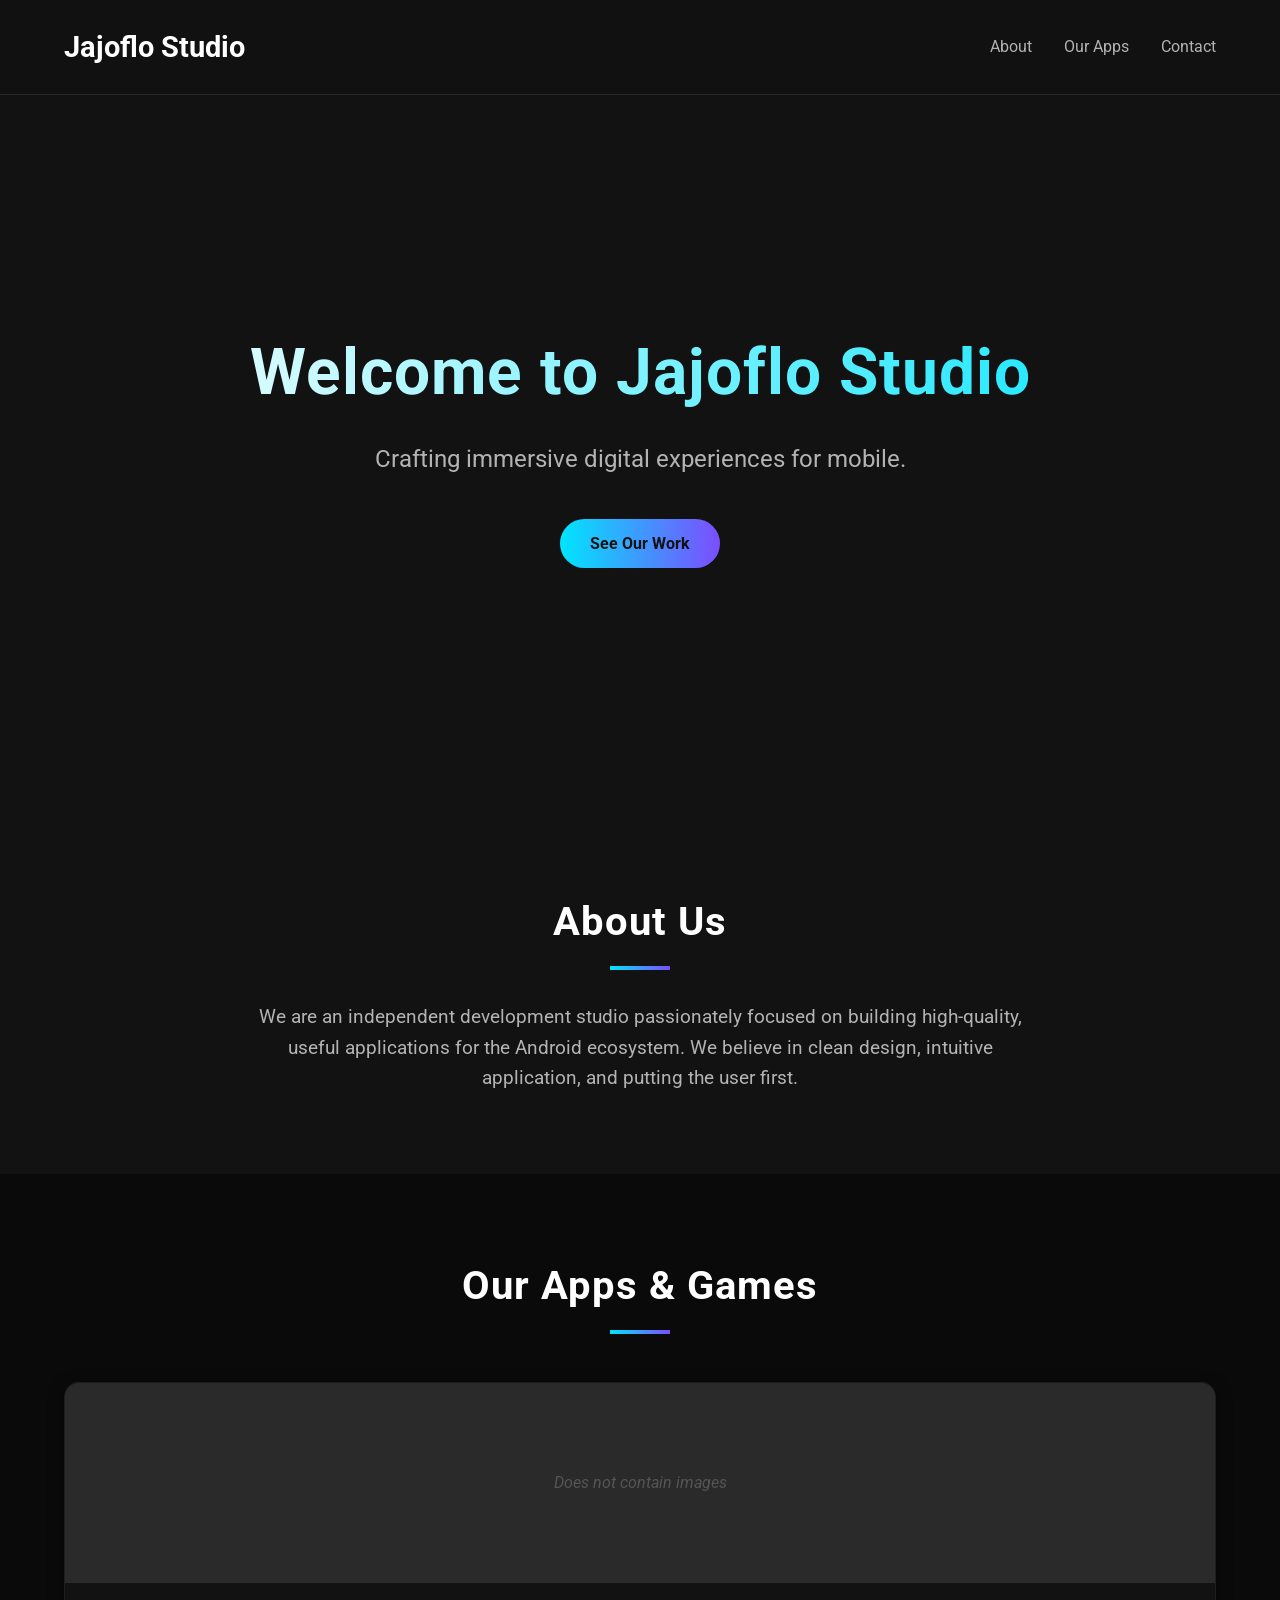
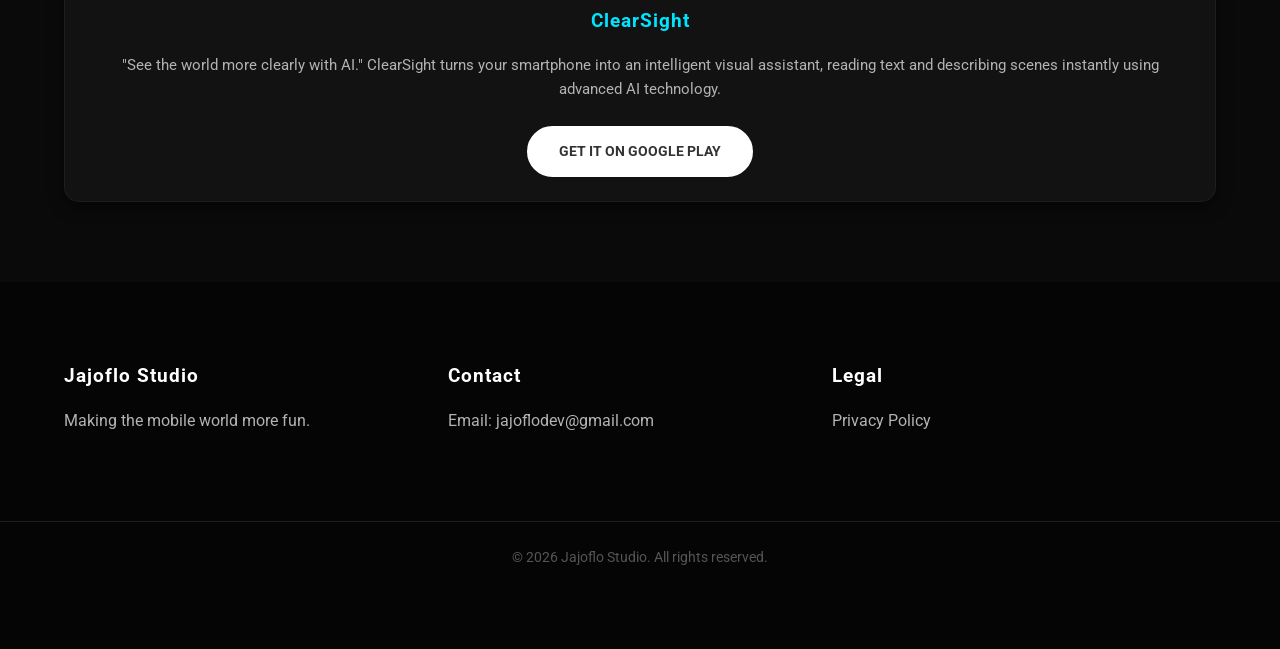
<file: index.html>
<!DOCTYPE html>
<html lang="en">
<head>
    <meta charset="UTF-8">
    <meta name="viewport" content="width=device-width, initial-scale=1.0">
    <meta name="description" content="Official developer website for Jajoflo Studio. Creating immersive mobile applications.">
    <meta name="google-site-verification" content="UdFqy5R07XMQqZrL9nAO2Ha4EdHP5eLOPot5ZQhtu1E" />
    <title>Jajoflo Studio | Mobile App Developer</title>
    <link rel="stylesheet" href="style.css">
    <link href="https://fonts.googleapis.com/css2?family=Roboto:wght@300;400;700&display=swap" rel="stylesheet">
</head>
<body>

    <nav class="navbar">
        <div class="container nav-container">
            <a href="#" class="logo">Jajoflo Studio</a>
            <ul class="nav-links">
                <li><a href="#about">About</a></li>
                <li><a href="#games">Our Apps</a></li>
                <li><a href="#contact">Contact</a></li>
            </ul>
        </div>
    </nav>

    <header class="hero">
        <div class="container hero-content">
            <h1>Welcome to Jajoflo Studio</h1>
            <p class="tagline">Crafting immersive digital experiences for mobile.</p>
            <a href="#games" class="btn btn-primary">See Our Work</a>
        </div>
    </header>

    <section id="about" class="section-padding">
        <div class="container">
            <h2 class="section-title">About Us</h2>
            <p class="section-lead">
                We are an independent development studio passionately focused on building high-quality, useful applications for the Android ecosystem. We believe in clean design, intuitive application, and putting the user first.
            </p>
        </div>
    </section>

    <section id="games" class="section-padding bg-darker">
        <div class="container">
            <h2 class="section-title">Our Apps & Games</h2>
            <div class="games-grid">
                
                <div class="game-card">
                    <div class="game-image placeholder-image">Does not contain images</div>
                    <div class="game-info">
                        <h3>ClearSight</h3>
                        <p>"See the world more clearly with AI."
ClearSight turns your smartphone into an intelligent visual assistant, reading text and describing scenes instantly using advanced AI technology.</p>
                        <a href="https://play.google.com/store/apps/details?id=com.clearsight.app" target="_blank" class="btn btn-playstore">
                            Get it on Google Play
                        </a>
                    </div>
                </div>
        </div>
    </section>

    <footer id="contact" class="section-padding">
        <div class="container footer-content">
            <div class="footer-col">
                <h3>Jajoflo Studio</h3>
                <p>Making the mobile world more fun.</p>
            </div>
            <div class="footer-col">
                <h3>Contact</h3>
                <p>Email: jajoflodev@gmail.com</p> 
            </div>
            <div class="footer-col">
                <h3>Legal</h3>
                <a href="privacy.html">Privacy Policy</a>
            </div>
        </div>
        <div class="copyright">
            <p>&copy; <span id="year"></span> Jajoflo Studio. All rights reserved.</p>
        </div>
    </footer>

    <script>
        // Update copyright year
        document.getElementById('year').textContent = new Date().getFullYear();

        // Smooth scrolling for navigation links
        document.querySelectorAll('a[href^="#"]').forEach(anchor => {
            anchor.addEventListener('click', function (e) {
                e.preventDefault();
                document.querySelector(this.getAttribute('href')).scrollIntoView({
                    behavior: 'smooth'
                });
            });
        });
    </script>

</body>
</html>
</file>
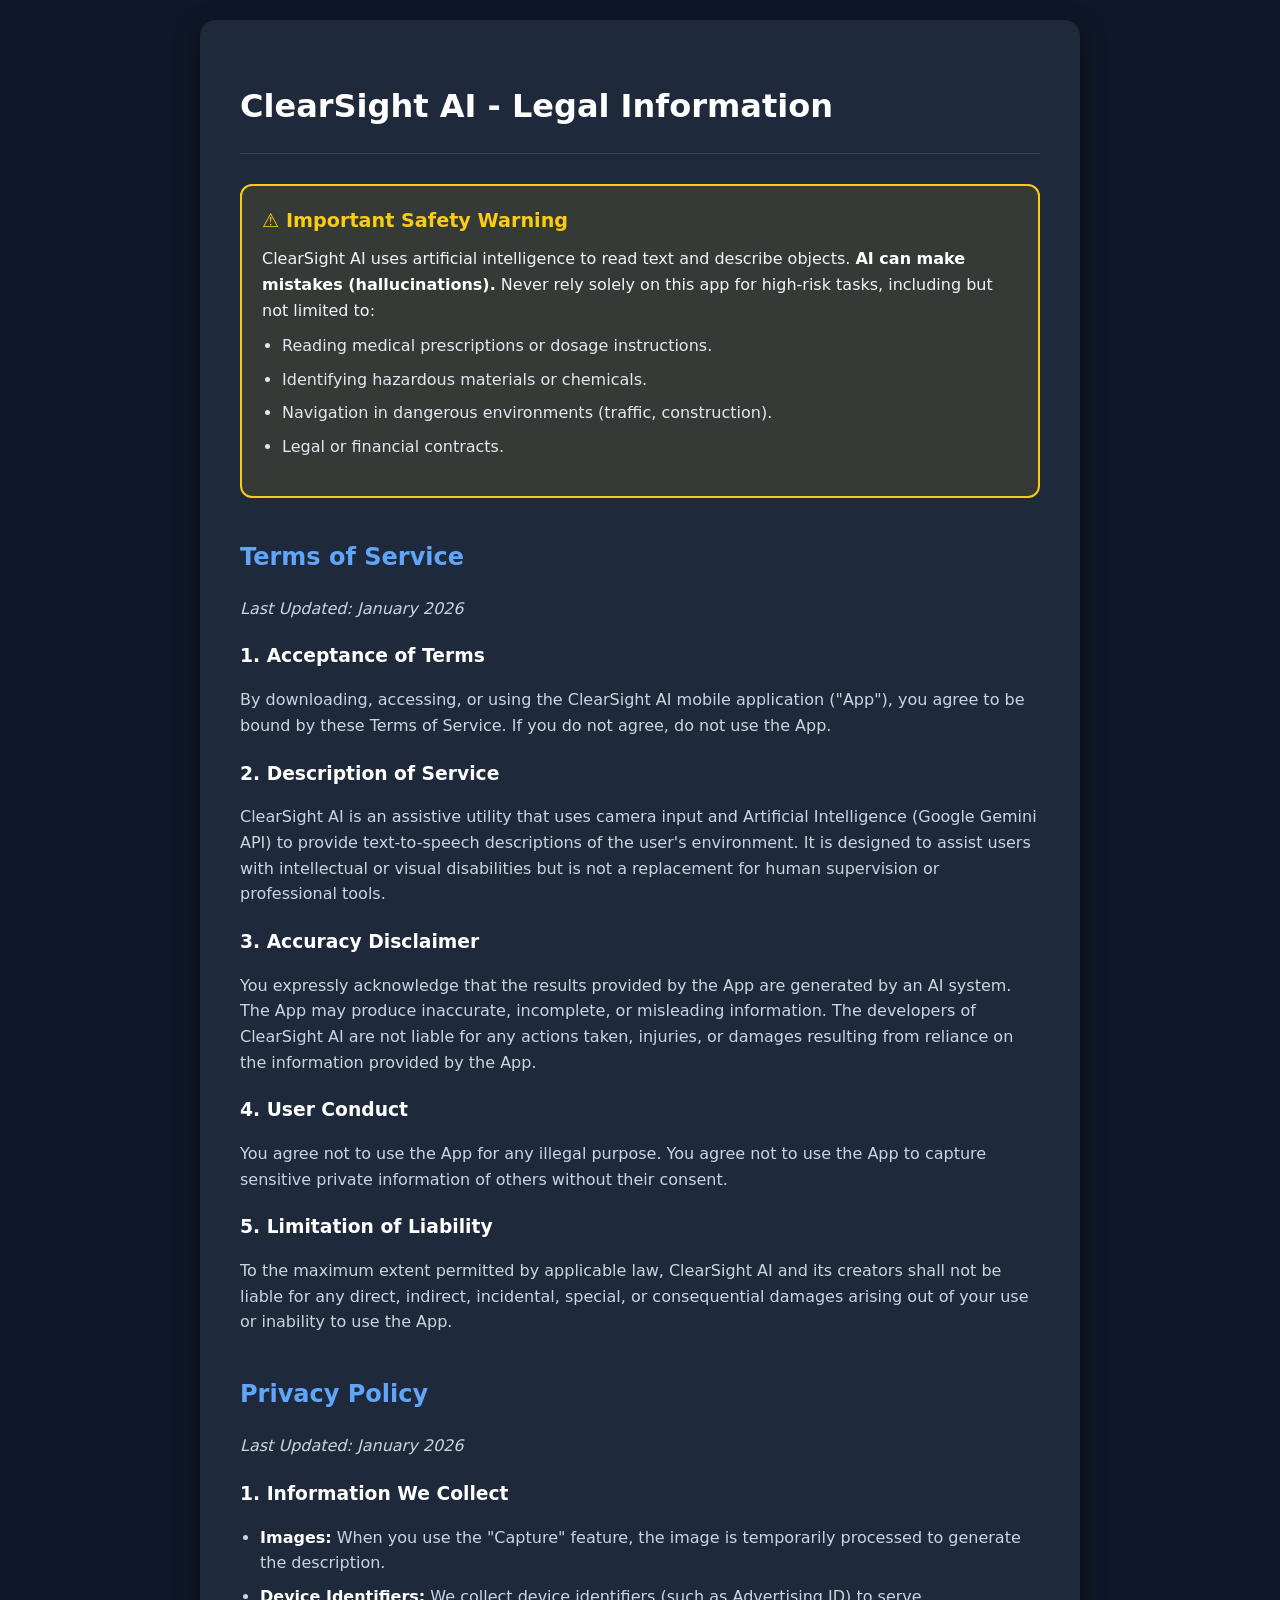
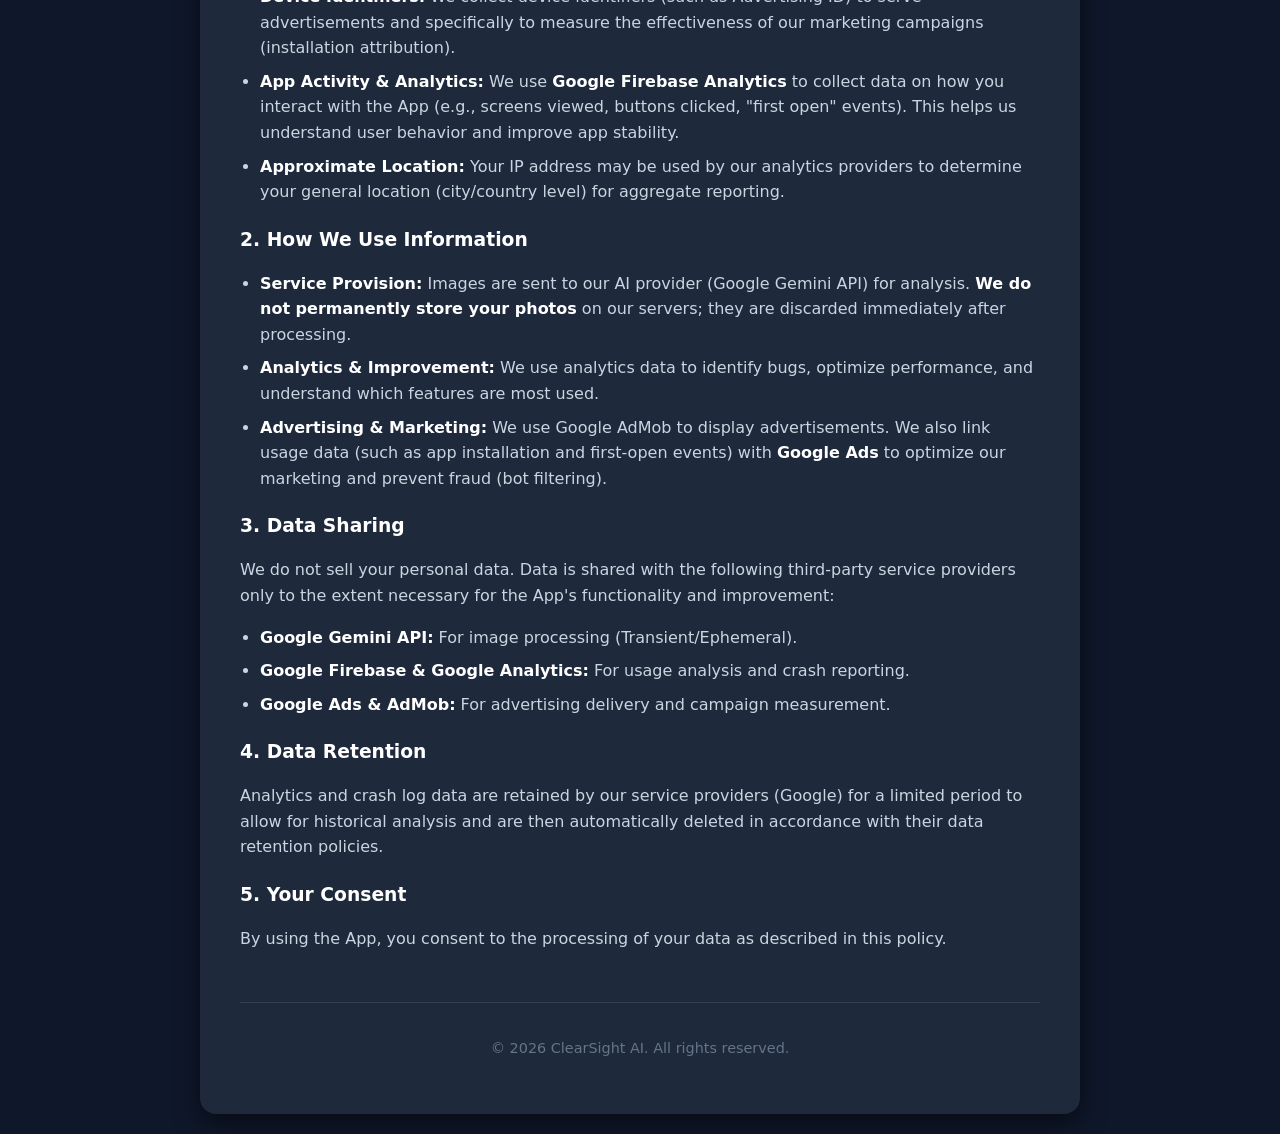
<file: privacy.html>
<!DOCTYPE html>
<html lang="en">
<head>
   <head>
    <meta charset="UTF-8">
    <meta name="viewport" content="width=device-width, initial-scale=1.0">
    <meta http-equiv="Cache-Control" content="no-cache, no-store, must-revalidate">
    <meta http-equiv="Pragma" content="no-cache">
    <meta http-equiv="Expires" content="0">
    <title>ClearSight AI - Legal & Privacy</title>
    <style>
        body {
            font-family: system-ui, -apple-system, sans-serif;
            background-color: #0f172a; /* Slate 900 */
            color: #cbd5e1; /* Slate 300 */
            line-height: 1.6;
            margin: 0;
            padding: 20px;
        }
        .container {
            max-width: 800px;
            margin: 0 auto;
            background-color: #1e293b; /* Slate 800 */
            padding: 40px;
            border-radius: 16px;
            box-shadow: 0 10px 25px rgba(0,0,0,0.5);
        }
        h1 {
            color: #ffffff;
            border-bottom: 1px solid #334155;
            padding-bottom: 20px;
            margin-bottom: 30px;
        }
        h2 {
            color: #60a5fa; /* Blue 400 */
            margin-top: 40px;
        }
        h3 {
            color: #ffffff;
            margin-top: 20px;
            margin-bottom: 10px;
        }
        .warning-box {
            background-color: rgba(250, 204, 21, 0.1);
            border: 2px solid #facc15;
            padding: 20px;
            border-radius: 12px;
            margin-bottom: 30px;
        }
        .warning-title {
            color: #facc15;
            font-weight: bold;
            font-size: 1.2em;
            margin-bottom: 10px;
            display: block;
        }
        ul {
            padding-left: 20px;
        }
        li {
            margin-bottom: 8px;
        }
        strong {
            color: #ffffff;
        }
        .footer {
            margin-top: 50px;
            border-top: 1px solid #334155;
            padding-top: 20px;
            font-size: 0.9em;
            text-align: center;
            color: #64748b;
        }
    </style>
</head>
<body>

<div class="container">
    <h1>ClearSight AI - Legal Information</h1>

    <div class="warning-box">
        <span class="warning-title">⚠️ Important Safety Warning</span>
        <p style="margin: 0; color: #f1f5f9;">
            ClearSight AI uses artificial intelligence to read text and describe objects. 
            <strong>AI can make mistakes (hallucinations).</strong> 
            Never rely solely on this app for high-risk tasks, including but not limited to:
        </p>
        <ul style="color: #e2e8f0; margin-top: 10px;">
            <li>Reading medical prescriptions or dosage instructions.</li>
            <li>Identifying hazardous materials or chemicals.</li>
            <li>Navigation in dangerous environments (traffic, construction).</li>
            <li>Legal or financial contracts.</li>
        </ul>
    </div>

    <section id="terms">
        <h2>Terms of Service</h2>
        <p><em>Last Updated: January 2026</em></p>

        <h3>1. Acceptance of Terms</h3>
        <p>By downloading, accessing, or using the ClearSight AI mobile application ("App"), you agree to be bound by these Terms of Service. If you do not agree, do not use the App.</p>

        <h3>2. Description of Service</h3>
        <p>ClearSight AI is an assistive utility that uses camera input and Artificial Intelligence (Google Gemini API) to provide text-to-speech descriptions of the user's environment. It is designed to assist users with intellectual or visual disabilities but is not a replacement for human supervision or professional tools.</p>

        <h3>3. Accuracy Disclaimer</h3>
        <p>You expressly acknowledge that the results provided by the App are generated by an AI system. The App may produce inaccurate, incomplete, or misleading information. The developers of ClearSight AI are not liable for any actions taken, injuries, or damages resulting from reliance on the information provided by the App.</p>

        <h3>4. User Conduct</h3>
        <p>You agree not to use the App for any illegal purpose. You agree not to use the App to capture sensitive private information of others without their consent.</p>

        <h3>5. Limitation of Liability</h3>
        <p>To the maximum extent permitted by applicable law, ClearSight AI and its creators shall not be liable for any direct, indirect, incidental, special, or consequential damages arising out of your use or inability to use the App.</p>
    </section>

    <section id="privacy">
        <h2>Privacy Policy</h2>
        <p><em>Last Updated: January 2026</em></p>

        <h3>1. Information We Collect</h3>
        <ul>
            <li><strong>Images:</strong> When you use the "Capture" feature, the image is temporarily processed to generate the description.</li>
            <li><strong>Device Identifiers:</strong> We collect device identifiers (such as Advertising ID) to serve advertisements and specifically to measure the effectiveness of our marketing campaigns (installation attribution).</li>
            <li><strong>App Activity & Analytics:</strong> We use <strong>Google Firebase Analytics</strong> to collect data on how you interact with the App (e.g., screens viewed, buttons clicked, "first open" events). This helps us understand user behavior and improve app stability.</li>
            <li><strong>Approximate Location:</strong> Your IP address may be used by our analytics providers to determine your general location (city/country level) for aggregate reporting.</li>
        </ul>

        <h3>2. How We Use Information</h3>
        <ul>
            <li><strong>Service Provision:</strong> Images are sent to our AI provider (Google Gemini API) for analysis. <strong>We do not permanently store your photos</strong> on our servers; they are discarded immediately after processing.</li>
            <li><strong>Analytics & Improvement:</strong> We use analytics data to identify bugs, optimize performance, and understand which features are most used.</li>
            <li><strong>Advertising & Marketing:</strong> We use Google AdMob to display advertisements. We also link usage data (such as app installation and first-open events) with <strong>Google Ads</strong> to optimize our marketing and prevent fraud (bot filtering).</li>
        </ul>

        <h3>3. Data Sharing</h3>
        <p>We do not sell your personal data. Data is shared with the following third-party service providers only to the extent necessary for the App's functionality and improvement:</p>
        <ul>
            <li><strong>Google Gemini API:</strong> For image processing (Transient/Ephemeral).</li>
            <li><strong>Google Firebase & Google Analytics:</strong> For usage analysis and crash reporting.</li>
            <li><strong>Google Ads & AdMob:</strong> For advertising delivery and campaign measurement.</li>
        </ul>

        <h3>4. Data Retention</h3>
        <p>Analytics and crash log data are retained by our service providers (Google) for a limited period to allow for historical analysis and are then automatically deleted in accordance with their data retention policies.</p>

        <h3>5. Your Consent</h3>
        <p>By using the App, you consent to the processing of your data as described in this policy.</p>
    </section>

    <div class="footer">
        <p>&copy; 2026 ClearSight AI. All rights reserved.</p>
    </div>
</div>

</body>
</html>
</file>
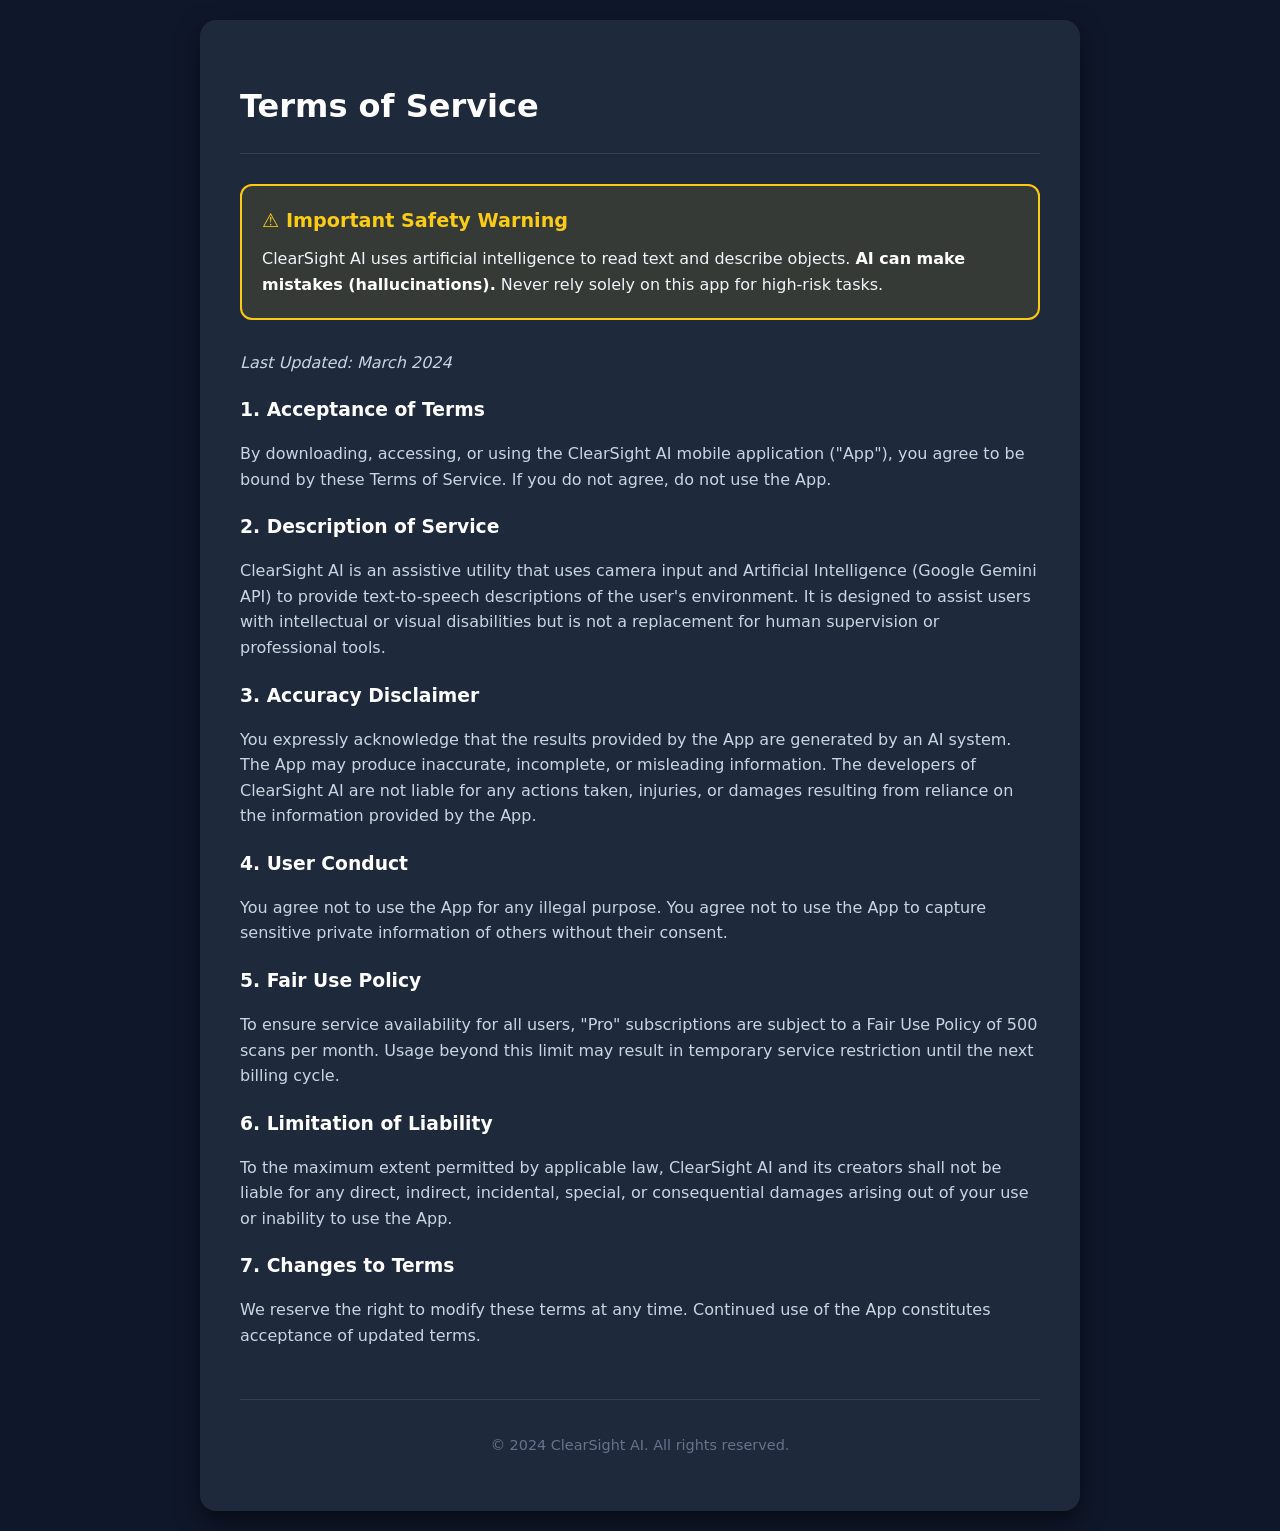
<file: terms.html>
<!DOCTYPE html>
<html lang="en">
<head>
    <meta charset="UTF-8">
    <meta name="viewport" content="width=device-width, initial-scale=1.0">
    <title>ClearSight AI - Terms of Service</title>
    <style>
        body {
            font-family: system-ui, -apple-system, sans-serif;
            background-color: #0f172a; /* Slate 900 */
            color: #cbd5e1; /* Slate 300 */
            line-height: 1.6;
            margin: 0;
            padding: 20px;
        }
        .container {
            max-width: 800px;
            margin: 0 auto;
            background-color: #1e293b; /* Slate 800 */
            padding: 40px;
            border-radius: 16px;
            box-shadow: 0 10px 25px rgba(0,0,0,0.5);
        }
        h1 {
            color: #ffffff;
            border-bottom: 1px solid #334155;
            padding-bottom: 20px;
            margin-bottom: 30px;
        }
        h2 {
            color: #60a5fa; /* Blue 400 */
            margin-top: 40px;
        }
        h3 {
            color: #ffffff;
            margin-top: 20px;
            margin-bottom: 10px;
        }
        .warning-box {
            background-color: rgba(250, 204, 21, 0.1);
            border: 2px solid #facc15;
            padding: 20px;
            border-radius: 12px;
            margin-bottom: 30px;
        }
        .warning-title {
            color: #facc15;
            font-weight: bold;
            font-size: 1.2em;
            margin-bottom: 10px;
            display: block;
        }
        ul {
            padding-left: 20px;
        }
        li {
            margin-bottom: 8px;
        }
        strong {
            color: #ffffff;
        }
        .footer {
            margin-top: 50px;
            border-top: 1px solid #334155;
            padding-top: 20px;
            font-size: 0.9em;
            text-align: center;
            color: #64748b;
        }
    </style>
</head>
<body>

<div class="container">
    <h1>Terms of Service</h1>

    <!-- Safety Warning -->
    <div class="warning-box">
        <span class="warning-title">⚠️ Important Safety Warning</span>
        <p style="margin: 0; color: #f1f5f9;">
            ClearSight AI uses artificial intelligence to read text and describe objects. 
            <strong>AI can make mistakes (hallucinations).</strong> 
            Never rely solely on this app for high-risk tasks.
        </p>
    </div>

    <section>
        <p><em>Last Updated: March 2024</em></p>

        <h3>1. Acceptance of Terms</h3>
        <p>By downloading, accessing, or using the ClearSight AI mobile application ("App"), you agree to be bound by these Terms of Service. If you do not agree, do not use the App.</p>

        <h3>2. Description of Service</h3>
        <p>ClearSight AI is an assistive utility that uses camera input and Artificial Intelligence (Google Gemini API) to provide text-to-speech descriptions of the user's environment. It is designed to assist users with intellectual or visual disabilities but is not a replacement for human supervision or professional tools.</p>

        <h3>3. Accuracy Disclaimer</h3>
        <p>You expressly acknowledge that the results provided by the App are generated by an AI system. The App may produce inaccurate, incomplete, or misleading information. The developers of ClearSight AI are not liable for any actions taken, injuries, or damages resulting from reliance on the information provided by the App.</p>

        <h3>4. User Conduct</h3>
        <p>You agree not to use the App for any illegal purpose. You agree not to use the App to capture sensitive private information of others without their consent.</p>

        <h3>5. Fair Use Policy</h3>
        <p>To ensure service availability for all users, "Pro" subscriptions are subject to a Fair Use Policy of 500 scans per month. Usage beyond this limit may result in temporary service restriction until the next billing cycle.</p>

        <h3>6. Limitation of Liability</h3>
        <p>To the maximum extent permitted by applicable law, ClearSight AI and its creators shall not be liable for any direct, indirect, incidental, special, or consequential damages arising out of your use or inability to use the App.</p>
        
        <h3>7. Changes to Terms</h3>
        <p>We reserve the right to modify these terms at any time. Continued use of the App constitutes acceptance of updated terms.</p>
    </section>

    <div class="footer">
        <p>&copy; 2024 ClearSight AI. All rights reserved.</p>
    </div>
</div>

</body>
</html>
</file>
<file: style.css>
/* --- Reset & Base Styles --- */
* {
    margin: 0;
    padding: 0;
    box-sizing: border-box;
}

:root {
    /* Color Palette - Dark Theme */
    --primary-color: #00e5ff; /* Vibrant Cyan/Blue accent */
    --secondary-color: #7c4dff; /* Deep Purple accent */
    --bg-dark: #121212;
    --bg-darker: #0a0a0a;
    --text-light: #ffffff;
    --text-gray: #b3b3b3;
}

html {
    scroll-behavior: smooth;
}

body {
    font-family: 'Roboto', sans-serif;
    background-color: var(--bg-dark);
    color: var(--text-light);
    line-height: 1.6;
}

/* --- Typography & Utilities --- */
h1, h2, h3 {
    font-weight: 700;
    letter-spacing: 1px;
}

h2.section-title {
    text-align: center;
    font-size: 2.5rem;
    margin-bottom: 2rem;
    position: relative;
    padding-bottom: 1rem;
}

/* Adds a small underline to section titles */
h2.section-title::after {
    content: '';
    position: absolute;
    bottom: 0;
    left: 50%;
    transform: translateX(-50%);
    width: 60px;
    height: 4px;
    background: linear-gradient(to right, var(--primary-color), var(--secondary-color));
}

.container {
    width: 90%;
    max-width: 1200px;
    margin: 0 auto;
}

.section-padding {
    padding: 80px 0;
}

.bg-darker {
    background-color: var(--bg-darker);
}

/* --- Buttons --- */
.btn {
    display: inline-block;
    padding: 12px 30px;
    border-radius: 30px;
    text-decoration: none;
    font-weight: bold;
    transition: transform 0.3s ease, box-shadow 0.3s ease;
}

.btn-primary {
    background: linear-gradient(to right, var(--primary-color), var(--secondary-color));
    color: var(--bg-dark);
    border: none;
}

.btn-primary:hover {
    transform: translateY(-3px);
    box-shadow: 0 10px 20px rgba(0, 229, 255, 0.3);
}

.btn-playstore {
    background-color: #fff;
    color: #333;
    border: 2px solid #fff;
    font-size: 0.9rem;
    text-transform: uppercase;
}

.btn-playstore:hover {
    background-color: transparent;
    color: #fff;
}


/* --- Navigation --- */
.navbar {
    background-color: rgba(18, 18, 18, 0.95);
    padding: 1.5rem 0;
    position: fixed;
    width: 100%;
    top: 0;
    z-index: 100;
    border-bottom: 1px solid rgba(255,255,255,0.1);
}

.nav-container {
    display: flex;
    justify-content: space-between;
    align-items: center;
}

.logo {
    color: var(--text-light);
    font-size: 1.8rem;
    font-weight: 700;
    text-decoration: none;
}

.nav-links {
    list-style: none;
    display: flex;
}

.nav-links li {
    margin-left: 2rem;
}

.nav-links a {
    color: var(--text-gray);
    text-decoration: none;
    font-weight: 400;
    transition: color 0.3s;
}

.nav-links a:hover {
    color: var(--primary-color);
}

/* --- Hero Section --- */
.hero {
    height: 90vh; /* Almost full screen height */
    display: flex;
    align-items: center;
    justify-content: center;
    text-align: center;
    /* Optional: Add a background image here */
    /* background: linear-gradient(rgba(0,0,0,0.7), rgba(0,0,0,0.7)), url('your-hero-bg.jpg'); */
    background-color: var(--bg-dark);
    padding-top: 80px;
}

.hero h1 {
    font-size: 4rem;
    margin-bottom: 1rem;
    background: linear-gradient(to right, var(--text-light), var(--primary-color));
    -webkit-background-clip: text;
    -webkit-text-fill-color: transparent;
}

.hero .tagline {
    font-size: 1.5rem;
    color: var(--text-gray);
    margin-bottom: 2.5rem;
}

/* --- About Section --- */
.section-lead {
    text-align: center;
    font-size: 1.2rem;
    max-width: 800px;
    margin: 0 auto;
    color: var(--text-gray);
}

/* --- Games Grid --- */
.games-grid {
    display: grid;
    /* Automatically fits cards based on minimum width */
    grid-template-columns: repeat(auto-fit, minmax(300px, 1fr));
    gap: 2.5rem;
    margin-top: 3rem;
}

.game-card {
    background-color: var(--bg-dark);
    border-radius: 15px;
    overflow: hidden;
    box-shadow: 0 5px 15px rgba(0,0,0,0.5);
    transition: transform 0.3s ease;
    border: 1px solid rgba(255,255,255,0.05);
}

.game-card:hover {
    transform: translateY(-10px);
}

.game-image {
    width: 100%;
    height: 200px;
    object-fit: cover;
}

/* Placeholder style if you don't have images yet */
.placeholder-image {
    display: flex;
    justify-content: center;
    align-items: center;
    background-color: #2a2a2a;
    color: #555;
    font-style: italic;
}

.game-info {
    padding: 1.5rem;
    text-align: center;
}

.game-info h3 {
    margin-bottom: 1rem;
    color: var(--primary-color);
}

.game-info p {
    color: var(--text-gray);
    margin-bottom: 1.5rem;
    font-size: 0.95rem;
}

/* --- Footer --- */
footer {
    background-color: #050505;
    padding-bottom: 20px;
}

.footer-content {
    display: flex;
    justify-content: space-between;
    flex-wrap: wrap;
}

.footer-col {
    flex: 1;
    min-width: 250px;
    margin-bottom: 2rem;
}

.footer-col h3 {
    margin-bottom: 1rem;
    color: var(--text-light);
}

.footer-col p, .footer-col a {
    color: var(--text-gray);
    text-decoration: none;
    display: block;
    margin-bottom: 0.5rem;
}

.footer-col a:hover {
    color: var(--primary-color);
    text-decoration: underline;
}

.copyright {
    text-align: center;
    margin-top: 3rem;
    padding-top: 1.5rem;
    border-top: 1px solid rgba(255,255,255,0.1);
    color: #555;
    font-size: 0.9rem;
}

/* --- Mobile Responsive Styles --- */
@media (max-width: 768px) {
    .hero h1 { font-size: 2.5rem; }
    .hero .tagline { font-size: 1.2rem; }
    
    .nav-container { flex-direction: column; }
    .nav-links { margin-top: 1rem; }
    .nav-links li { margin: 0 10px; }
    
    .footer-content { flex-direction: column; text-align: center; }
}
</file>
